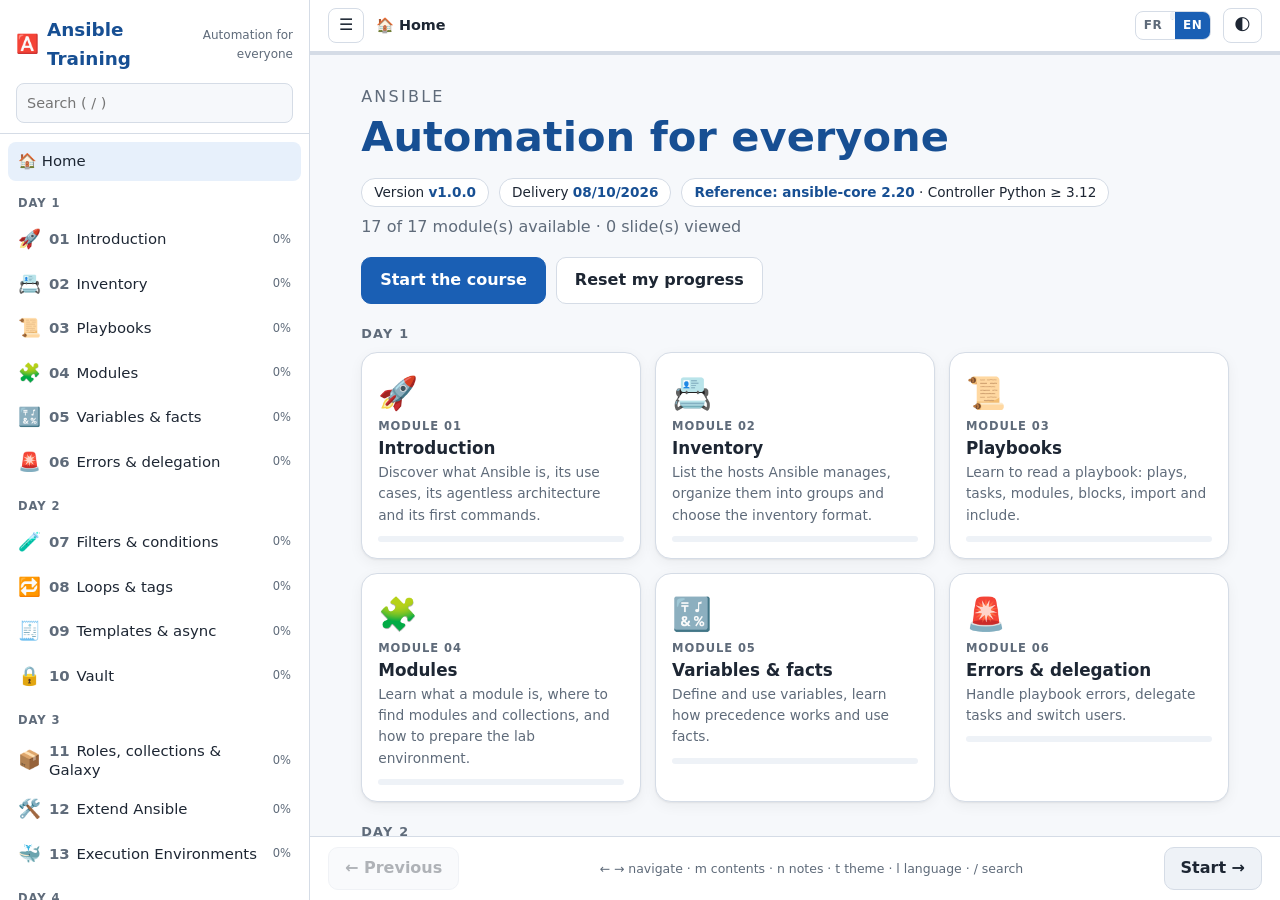
<file: index.html>
<!doctype html>
<html lang="fr">
<head>
<meta charset="utf-8">
<meta name="viewport" content="width=device-width, initial-scale=1">
<title data-i18n="course.title"></title>
<link rel="stylesheet" href="assets/style.css">
</head>
<body>
<div id="app">
  <div id="scrim"></div>
  <aside id="sidebar" data-i18n-attr="aria-label:nav.sidebar">
    <div class="side-head">
      <a href="#home" class="brand"><span class="logo">🅰️</span> <span data-i18n="course.brand"></span><small data-i18n="course.subtitle"></small></a>
      <input id="search" type="search" data-i18n-attr="placeholder:search.placeholder,aria-label:search.aria">
    </div>
    <nav id="navlist"></nav>
  </aside>
  <main id="main">
    <header id="topbar">
      <button id="menu" data-i18n-attr="title:nav.menu,aria-label:nav.sidebar">☰</button>
      <div id="crumb" aria-live="polite"></div>
      <span id="counter"></span>
      <button id="notes-btn" type="button" aria-pressed="false" hidden data-i18n-attr="title:nav.notesAria,aria-label:nav.notesAria"><span data-i18n="nav.notes"></span></button>
      <button id="lang" type="button" data-i18n-attr="title:nav.lang"></button>
      <button id="theme" data-i18n-attr="title:nav.theme,aria-label:nav.themeAria">🌓</button>
    </header>
    <div id="progress"><i></i></div>
    <section id="slide" tabindex="-1"></section>
    <footer id="nav">
      <button id="prev" data-i18n="nav.prev"></button>
      <span id="hint" data-i18n="nav.hint"></span>
      <button id="next" data-i18n="nav.next"></button>
    </footer>
  </main>
</div>

<script src="assets/meta.js"></script>
<script src="assets/engine.js"></script>
<script src="assets/i18n/fr.js"></script>
<script src="assets/i18n/en.js"></script>
<script src="assets/plan.js"></script>
<script src="modules/m01-introduction.js"></script>
<script src="modules/m02-inventory.js"></script>
<script src="modules/m03-playbooks.js"></script>
<script src="modules/m04-modules.js"></script>
<script src="modules/m05-variables-facts.js"></script>
<script src="modules/m06-errors-delegation.js"></script>
<script src="modules/m07-filters-conditions.js"></script>
<script src="modules/m08-loops-tags.js"></script>
<script src="modules/m09-templates-async.js"></script>
<script src="modules/m10-vault.js"></script>
<script src="modules/m11-roles-galaxy.js"></script>
<script src="modules/m12-extend-ansible.js"></script>
<script src="modules/m13-execution-environments.js"></script>
<script src="modules/m14-event-driven-ansible.js"></script>
<script src="modules/m15-real-use-case.js"></script>
<script src="modules/m16-best-practices.js"></script>
<script src="modules/m17-automation-integration.js"></script>
<script>COURSE.start();</script>
</body>
</html>
</file>
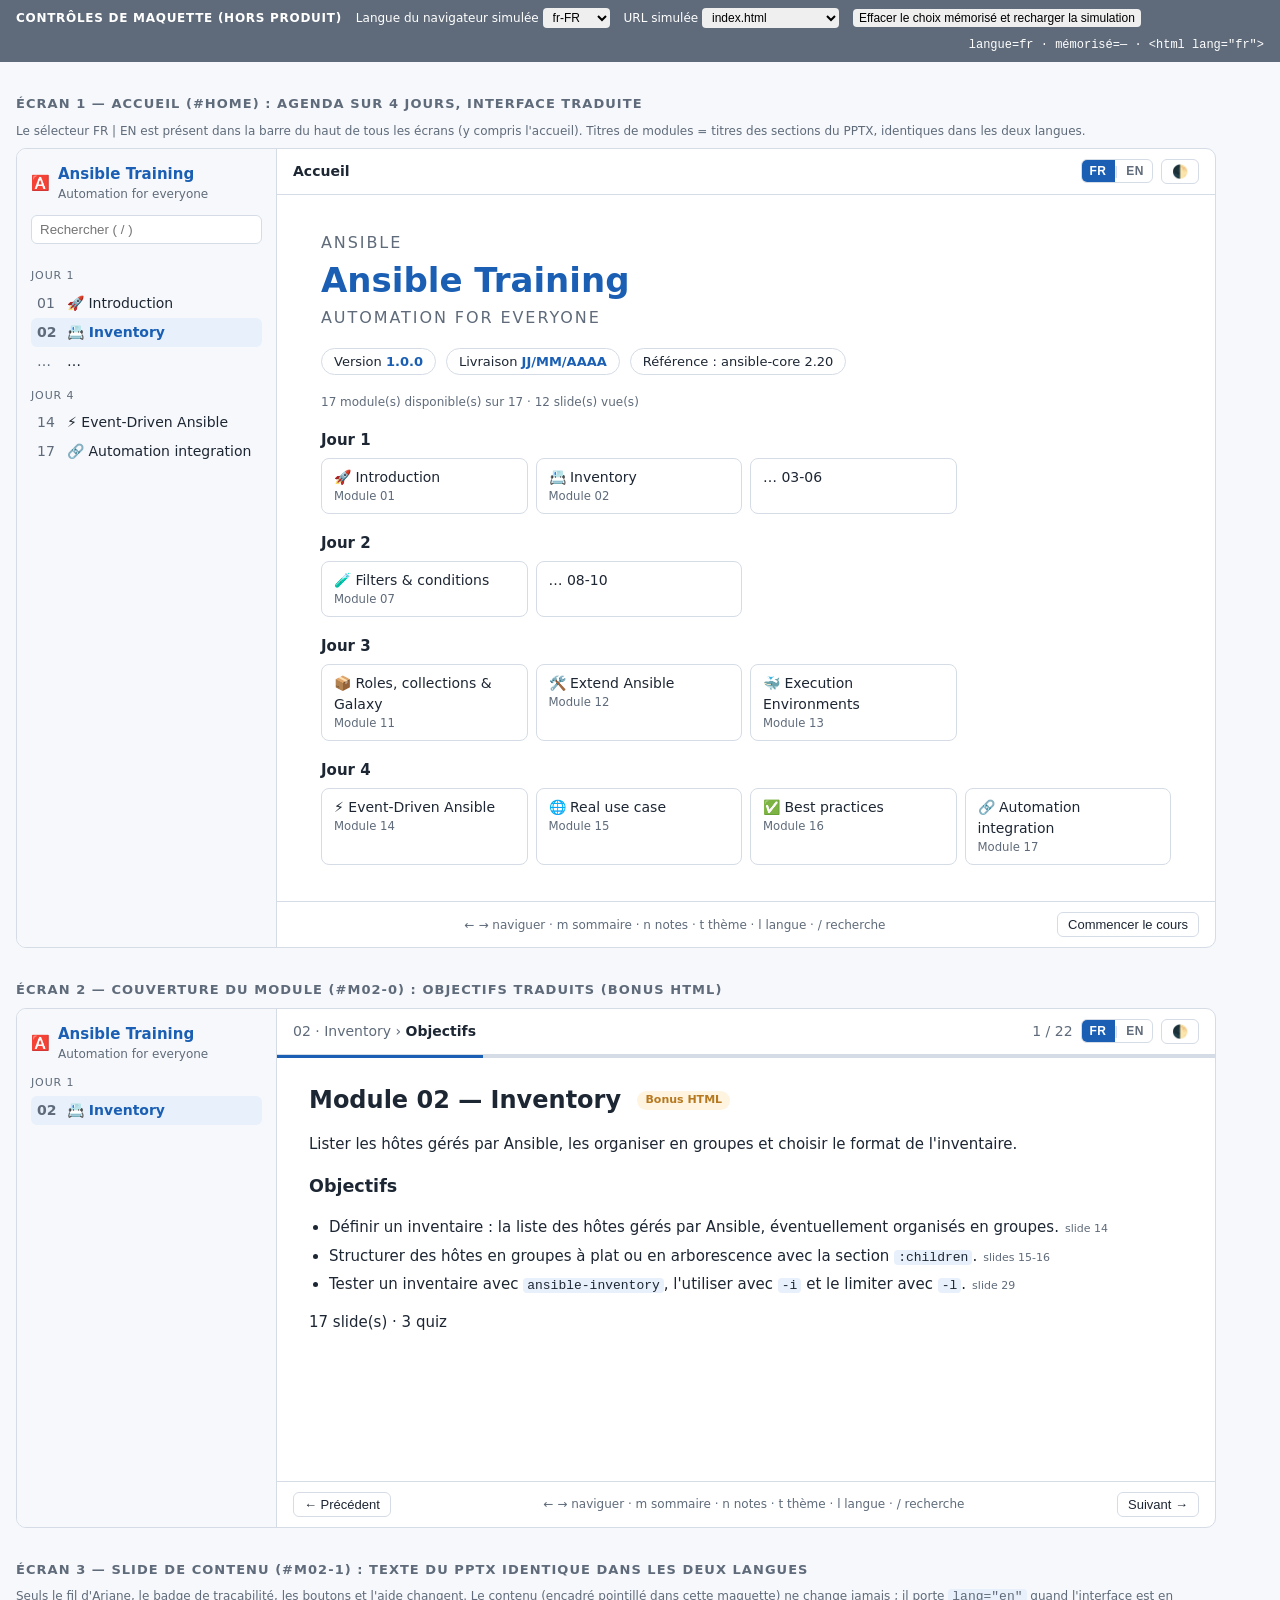
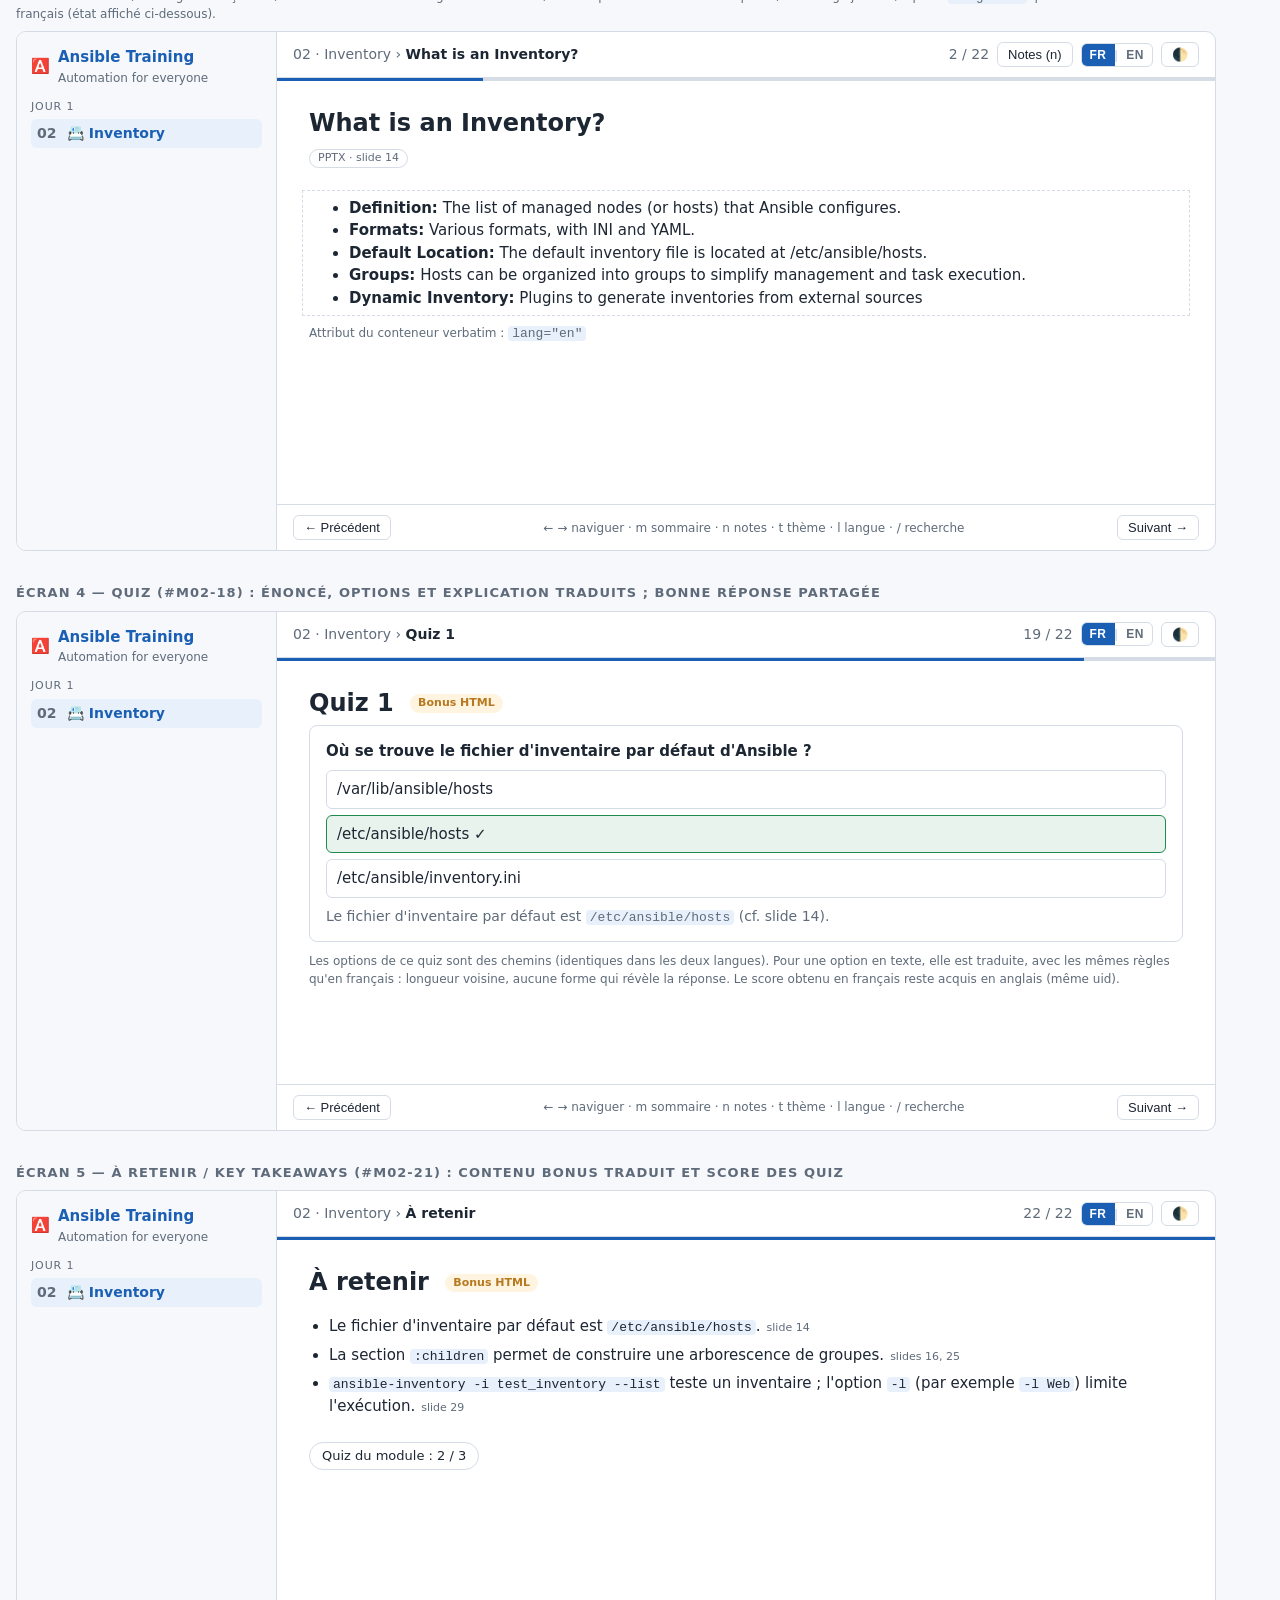
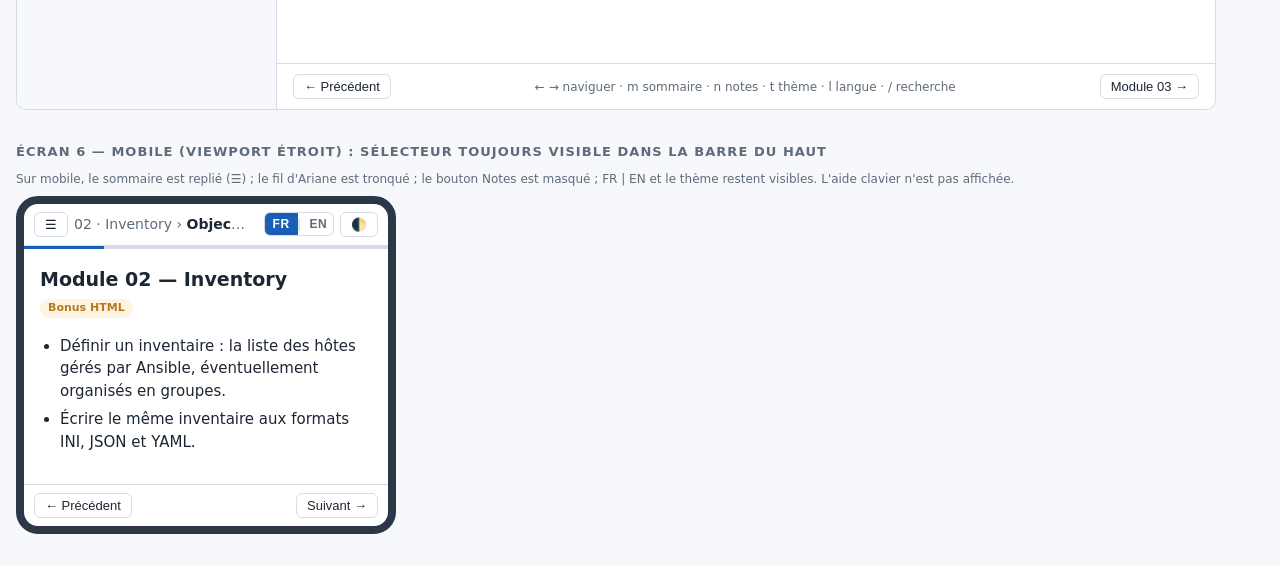
<file: docs/mockup/v1.0.0/ui/course-site__i18n.html>
<!doctype html>
<!--
  composant : course-site (site HTML du support Ansible Training)
  feature   : site multilingue fr/en, sélecteur de langue (#51)
  version   : 1.0.0
  type      : ui
  issue     : #51
  complete  : docs/mockup/v0.2.0/ui/course-site__html-version.html (mise en page, blocs, thème, badges inchangés)
  remplace  : aucune
  Note      : maquette autonome (aucune dépendance, double-clic). La bascule FR | EN et le thème fonctionnent dans la maquette.
              Le bandeau gris « Contrôles de maquette » simule la langue du navigateur et ?lang= : il ne fait PAS partie du produit.

  COMPORTEMENT (décisions utilisateur Q1/Q2 du lot 3)
  - Langue initiale, par priorité : 1) paramètre d'URL ?lang=fr|en (puis mémorisé) ; 2) choix mémorisé (localStorage, clé
    ansible-training-v2, champ `lang`) ; 3) langue du navigateur : français si navigator.language commence par « fr », sinon anglais.
  - Sélecteur : bouton « FR | EN » dans la barre du haut, à côté du thème ; raccourci clavier `l` ; la langue active est surlignée.
    aria-label annonce la langue proposée : « Langue : English » (interface fr) / « Language: français » (interface en).
    Le changement est immédiat (pas de rechargement) ; l'ancre #mNN-i, la progression et les scores de quiz sont conservés.
  - Repli : une chaîne absente en anglais s'affiche en français (jamais de trou) ; validate.js rend ce cas impossible en release.
  - TRADUIT : interface (assets/i18n/fr.js / en.js), contenu « Bonus HTML » (tagline, objectifs, À retenir, quiz : énoncé, options,
    explication ; titres « Quiz N » ; alt d'images, légendes, titre/description des schémas SVG), libellés des jours.
  - NON TRADUIT : texte des slides (verbatim PPTX, en anglais), notes du formateur, titres de modules (titres des sections du PPTX),
    code, identifiants en <code>, date de livraison (JJ/MM/AAAA). Quand l'interface est en français, le conteneur des blocs verbatim
    porte lang="en" ; <html lang> suit l'interface.
-->
<html lang="fr">
<head>
<meta charset="utf-8">
<meta name="viewport" content="width=device-width, initial-scale=1">
<title>Maquette site fr/en</title>
<style>
:root{--accent:#1a5fb4;--accent-2:#3584e4;--accent-soft:#e7f0fb;--bg:#f6f8fb;--surface:#fff;--border:#d5dce6;--text:#1d2633;--muted:#5f6b7a;--code-bg:#0f1b2d;--code-fg:#e6edf6;--ok:#1f8a4c;--ko:#c0392b;--warn:#b7791f;--bonus-bg:#fff4e0}
@media (prefers-color-scheme:dark){:root:not([data-theme="light"]){--accent:#62a0ea;--accent-2:#99c1f1;--accent-soft:#1c2b40;--bg:#0f141b;--surface:#18202b;--border:#2c3747;--text:#e6ebf2;--muted:#9aa7b8;--code-bg:#0a111c;--bonus-bg:#3a2c12}}
:root[data-theme="dark"]{--accent:#62a0ea;--accent-2:#99c1f1;--accent-soft:#1c2b40;--bg:#0f141b;--surface:#18202b;--border:#2c3747;--text:#e6ebf2;--muted:#9aa7b8;--code-bg:#0a111c;--bonus-bg:#3a2c12}
*{box-sizing:border-box}body{margin:0;background:var(--bg);color:var(--text);font:15px/1.5 system-ui,-apple-system,"Segoe UI",sans-serif}
h1.frame{font-size:13px;letter-spacing:.08em;text-transform:uppercase;color:var(--muted);margin:32px 16px 8px;max-width:1200px}
.annot{max-width:1200px;margin:0 16px 8px;font-size:12px;color:var(--muted)}
.mock{position:sticky;top:0;z-index:5;display:flex;flex-wrap:wrap;gap:8px 14px;align-items:center;padding:8px 16px;background:#5f6b7a;color:#fff;font-size:12px}
.mock b{letter-spacing:.06em;text-transform:uppercase}.mock select,.mock button{font-size:12px;border-radius:4px;border:0;padding:2px 6px}
.mock .state{margin-left:auto;font-family:ui-monospace,Consolas,monospace}
.app{display:grid;grid-template-columns:260px 1fr;max-width:1200px;margin:0 16px 24px;border:1px solid var(--border);border-radius:10px;overflow:hidden;background:var(--surface);min-height:520px}
@media (max-width:760px){.app{grid-template-columns:1fr}.app .side{display:none}}
.side{border-right:1px solid var(--border);padding:14px;background:var(--bg)}
.brand{font-weight:700;color:var(--accent);display:flex;gap:8px;align-items:center}.brand small{display:block;font-weight:400;color:var(--muted);font-size:12px}
.side input{width:100%;margin:12px 0;padding:6px 8px;border:1px solid var(--border);border-radius:6px;background:var(--surface);color:var(--text)}
.day{font-size:11px;text-transform:uppercase;letter-spacing:.08em;color:var(--muted);margin:12px 0 4px}
.mod{display:flex;gap:8px;align-items:center;padding:4px 6px;border-radius:6px;font-size:14px}
.mod.cur{background:var(--accent-soft);color:var(--accent);font-weight:600}.mod .n{font-variant-numeric:tabular-nums;color:var(--muted);width:22px}
.main{display:flex;flex-direction:column;min-width:0}
.top{display:flex;align-items:center;gap:8px;padding:10px 16px;border-bottom:1px solid var(--border);font-size:14px}
.top .crumb{color:var(--muted);white-space:nowrap;overflow:hidden;text-overflow:ellipsis;min-width:0}.top .crumb b{color:var(--text)}.top .sp{flex:1}
.counter{color:var(--muted);white-space:nowrap}
.btn{border:1px solid var(--border);background:var(--surface);color:var(--text);border-radius:6px;padding:4px 10px;font-size:13px;cursor:pointer}
.btn:focus-visible,.lang:focus-visible{outline:3px solid var(--accent-2);outline-offset:2px}
/* Sélecteur de langue : un seul bouton, deux segments, la langue active surlignée */
.lang{display:inline-flex;align-items:stretch;border:1px solid var(--border);border-radius:6px;background:var(--surface);color:var(--text);padding:0;font-size:12px;font-weight:700;letter-spacing:.04em;cursor:pointer;overflow:hidden}
.lang span{padding:4px 8px;color:var(--muted)}.lang span.on{background:var(--accent);color:#fff}
.lang .bar{padding:4px 0;color:var(--border)}
.prog{height:3px;background:var(--border)}.prog i{display:block;height:100%;width:22%;background:var(--accent)}
.slide{padding:24px 32px;flex:1}.slide h2{margin:0 0 4px;font-size:24px}
.src{display:inline-block;font-size:11px;color:var(--muted);border:1px solid var(--border);border-radius:10px;padding:0 8px;margin-bottom:14px}
.tag{display:inline-block;font-size:11px;font-weight:700;border-radius:10px;padding:1px 8px;margin-left:8px;vertical-align:middle}
.tag.bonus{background:var(--bonus-bg);color:var(--warn)}
.refs{font-size:11px;color:var(--muted);margin-left:6px}
ul.obj{padding-left:20px}ul.obj li{margin:6px 0}
code{font:13px ui-monospace,Consolas,monospace;background:var(--accent-soft);border-radius:4px;padding:0 4px}
.quiz{border:1px solid var(--border);border-radius:8px;padding:14px 16px}.quiz .q{font-weight:600;margin-bottom:8px}
.opt{display:block;border:1px solid var(--border);border-radius:6px;padding:7px 10px;margin:6px 0}.opt.ok{border-color:var(--ok);background:rgba(31,138,76,.1)}
.explain{font-size:14px;color:var(--muted);margin-top:8px}
.foot{display:flex;align-items:center;padding:10px 16px;border-top:1px solid var(--border);font-size:12px;color:var(--muted);gap:10px}.foot .sp{flex:1;text-align:center}
.home{padding:36px 44px}.home h2{font-size:34px;margin:0;color:var(--accent)}.home .sub{font-size:16px;letter-spacing:.12em;text-transform:uppercase;color:var(--muted)}
.meta{display:flex;gap:10px;flex-wrap:wrap;margin:18px 0}.pill{border:1px solid var(--border);border-radius:14px;padding:3px 12px;font-size:13px}.pill b{color:var(--accent)}
.dayh{font-size:15px;margin:18px 0 6px}
.grid{display:grid;grid-template-columns:repeat(auto-fill,minmax(200px,1fr));gap:8px}
.card{border:1px solid var(--border);border-radius:8px;padding:8px 12px;font-size:14px}.card small{display:block;color:var(--muted)}
.score{display:inline-block;margin-top:10px;border:1px solid var(--border);border-radius:14px;padding:3px 12px;font-size:13px}
/* Vue mobile : cadre étroit simulé */
.phone{width:380px;max-width:calc(100% - 32px);margin:0 16px 32px;border:8px solid #2c3747;border-radius:22px;overflow:hidden;background:var(--surface)}
.phone .top{padding:8px 10px;gap:6px}.phone .slide{padding:16px}.phone .slide h2{font-size:19px}.phone .foot{padding:8px 10px}
.phone .hint-m{display:none}
</style>
</head>
<body>

<div class="mock" role="region" aria-label="Contrôles de maquette (hors produit)">
  <b>Contrôles de maquette (hors produit)</b>
  <label>Langue du navigateur simulée
    <select id="mk-nav"><option value="fr-FR">fr-FR</option><option value="en-US">en-US</option><option value="de-DE">de-DE</option></select></label>
  <label>URL simulée
    <select id="mk-url"><option value="">index.html</option><option value="fr">index.html?lang=fr</option><option value="en">index.html?lang=en</option></select></label>
  <button id="mk-reset" type="button">Effacer le choix mémorisé et recharger la simulation</button>
  <span class="state" id="mk-state"></span>
</div>

<!-- ============ ÉCRAN 1 : ACCUEIL ============ -->
<h1 class="frame">Écran 1 — Accueil (#home) : agenda sur 4 jours, interface traduite</h1>
<p class="annot">Le sélecteur FR | EN est présent dans la barre du haut de tous les écrans (y compris l'accueil). Titres de modules = titres des sections du PPTX, identiques dans les deux langues.</p>
<div class="app">
  <aside class="side" data-i18n-attr="aria-label:nav.sidebar">
    <div class="brand"><span>🅰️</span><div>Ansible Training<small>Automation for everyone</small></div></div>
    <input type="search" data-i18n-attr="placeholder:search.placeholder,aria-label:search.aria">
    <div class="day" data-i18n="day.J1"></div>
    <div class="mod"><span class="n">01</span>🚀 Introduction</div>
    <div class="mod cur"><span class="n">02</span>📇 Inventory</div>
    <div class="mod"><span class="n">…</span>…</div>
    <div class="day" data-i18n="day.J4"></div>
    <div class="mod"><span class="n">14</span>⚡ Event-Driven Ansible</div>
    <div class="mod"><span class="n">17</span>🔗 Automation integration</div>
  </aside>
  <div class="main">
    <div class="top"><span class="crumb"><b data-i18n="nav.home"></b></span><span class="sp"></span>
      <button class="lang" type="button"></button>
      <button class="btn theme" type="button" data-i18n-attr="title:nav.theme,aria-label:nav.themeAria">🌓</button></div>
    <div class="home">
      <div class="sub" data-i18n="home.kicker"></div>
      <h2>Ansible Training</h2>
      <div class="sub">Automation for everyone</div>
      <div class="meta">
        <span class="pill"><span data-i18n="home.version"></span> <b>1.0.0</b></span>
        <span class="pill"><span data-i18n="home.delivery"></span> <b>JJ/MM/AAAA</b></span>
        <span class="pill" data-i18n="home.reference" data-vars='{"core":"2.20"}'></span>
      </div>
      <p class="annot" style="margin:0" data-i18n="home.modulesLoaded" data-vars='{"done":17,"total":17,"seen":12}'></p>
      <h3 class="dayh" data-i18n="day.J1"></h3>
      <div class="grid"><div class="card">🚀 Introduction<small><span data-i18n="home.module"></span> 01</small></div><div class="card">📇 Inventory<small><span data-i18n="home.module"></span> 02</small></div><div class="card">… 03-06</div></div>
      <h3 class="dayh" data-i18n="day.J2"></h3>
      <div class="grid"><div class="card">🧪 Filters &amp; conditions<small><span data-i18n="home.module"></span> 07</small></div><div class="card">… 08-10</div></div>
      <h3 class="dayh" data-i18n="day.J3"></h3>
      <div class="grid"><div class="card">📦 Roles, collections &amp; Galaxy<small><span data-i18n="home.module"></span> 11</small></div><div class="card">🛠️ Extend Ansible<small><span data-i18n="home.module"></span> 12</small></div><div class="card">🐳 Execution Environments<small><span data-i18n="home.module"></span> 13</small></div></div>
      <h3 class="dayh" data-i18n="day.J4"></h3>
      <div class="grid"><div class="card">⚡ Event-Driven Ansible<small><span data-i18n="home.module"></span> 14</small></div><div class="card">🌐 Real use case<small><span data-i18n="home.module"></span> 15</small></div><div class="card">✅ Best practices<small><span data-i18n="home.module"></span> 16</small></div><div class="card">🔗 Automation integration<small><span data-i18n="home.module"></span> 17</small></div></div>
    </div>
    <div class="foot"><span></span><span class="sp hint" data-i18n="nav.hint"></span><button class="btn" data-i18n="home.start"></button></div>
  </div>
</div>

<!-- ============ ÉCRAN 2 : COUVERTURE OBJECTIFS ============ -->
<h1 class="frame">Écran 2 — Couverture du module (#m02-0) : objectifs traduits (Bonus HTML)</h1>
<div class="app">
  <aside class="side"><div class="brand"><span>🅰️</span><div>Ansible Training<small>Automation for everyone</small></div></div><div class="day" data-i18n="day.J1"></div><div class="mod cur"><span class="n">02</span>📇 Inventory</div></aside>
  <div class="main">
    <div class="top"><span class="crumb">02 · Inventory › <b data-i18n="cover.objectives"></b></span><span class="sp"></span><span class="counter">1 / 22</span>
      <button class="lang" type="button"></button><button class="btn theme" type="button" data-i18n-attr="title:nav.theme,aria-label:nav.themeAria">🌓</button></div>
    <div class="prog"><i></i></div>
    <div class="slide">
      <h2><span data-i18n="cover.module"></span> 02 — Inventory <span class="tag bonus" data-i18n="badge.extra"></span></h2>
      <p class="tx" data-fr="Lister les hôtes gérés par Ansible, les organiser en groupes et choisir le format de l'inventaire." data-en="List the hosts managed by Ansible, organize them into groups and choose the inventory format."></p>
      <h3 data-i18n="cover.objectives"></h3>
      <ul class="obj">
        <li><span class="tx" data-fr="Définir un inventaire : la liste des hôtes gérés par Ansible, éventuellement organisés en groupes." data-en="Define an inventory: the list of hosts managed by Ansible, optionally organized into groups."></span><span class="refs" data-i18n="badge.ref" data-vars='{"list":"14"}'></span></li>
        <li><span class="tx" data-fr="Structurer des hôtes en groupes à plat ou en arborescence avec la section &lt;code&gt;:children&lt;/code&gt;." data-en="Structure hosts into flat or nested groups with the &lt;code&gt;:children&lt;/code&gt; section."></span><span class="refs" data-i18n="badge.refMany" data-vars='{"list":"15-16"}'></span></li>
        <li><span class="tx" data-fr="Tester un inventaire avec &lt;code&gt;ansible-inventory&lt;/code&gt;, l'utiliser avec &lt;code&gt;-i&lt;/code&gt; et le limiter avec &lt;code&gt;-l&lt;/code&gt;." data-en="Test an inventory with &lt;code&gt;ansible-inventory&lt;/code&gt;, use it with &lt;code&gt;-i&lt;/code&gt; and limit it with &lt;code&gt;-l&lt;/code&gt;."></span><span class="refs" data-i18n="badge.ref" data-vars='{"list":"29"}'></span></li>
      </ul>
      <p><span data-i18n="cover.slides" data-vars='{"n":17}'></span> · <span data-i18n="cover.quiz" data-vars='{"n":3}'></span></p>
    </div>
    <div class="foot"><button class="btn" data-i18n="nav.prev"></button><span class="sp hint" data-i18n="nav.hint"></span><button class="btn" data-i18n="nav.next"></button></div>
  </div>
</div>

<!-- ============ ÉCRAN 3 : SLIDE VERBATIM ============ -->
<h1 class="frame">Écran 3 — Slide de contenu (#m02-1) : texte du PPTX identique dans les deux langues</h1>
<p class="annot">Seuls le fil d'Ariane, le badge de traçabilité, les boutons et l'aide changent. Le contenu (encadré pointillé dans cette maquette) ne change jamais ; il porte <code>lang="en"</code> quand l'interface est en français (état affiché ci-dessous).</p>
<div class="app">
  <aside class="side"><div class="brand"><span>🅰️</span><div>Ansible Training<small>Automation for everyone</small></div></div><div class="day" data-i18n="day.J1"></div><div class="mod cur"><span class="n">02</span>📇 Inventory</div></aside>
  <div class="main">
    <div class="top"><span class="crumb">02 · Inventory › <b>What is an Inventory?</b></span><span class="sp"></span><span class="counter">2 / 22</span>
      <button class="btn" type="button" data-i18n-attr="title:nav.notesAria,aria-label:nav.notesAria"><span data-i18n="nav.notes"></span></button>
      <button class="lang" type="button"></button><button class="btn theme" type="button" data-i18n-attr="title:nav.theme,aria-label:nav.themeAria">🌓</button></div>
    <div class="prog"><i></i></div>
    <div class="slide">
      <h2 class="verbatim">What is an Inventory?</h2>
      <span class="src" data-i18n="badge.pptx" data-vars='{"n":"14"}' data-i18n-attr="title:badge.pptxTitle"></span>
      <div class="verbatim" id="verb" style="outline:1px dashed var(--border);outline-offset:6px">
        <ul>
          <li><b>Definition:</b> The list of managed nodes (or hosts) that Ansible configures.</li>
          <li><b>Formats:</b> Various formats, with INI and YAML.</li>
          <li><b>Default Location:</b> The default inventory file is located at /etc/ansible/hosts.</li>
          <li><b>Groups:</b> Hosts can be organized into groups to simplify management and task execution.</li>
          <li><b>Dynamic Inventory:</b> Plugins to generate inventories from external sources</li>
        </ul>
      </div>
      <p class="annot" style="margin:14px 0 0">Attribut du conteneur verbatim : <code id="verb-lang"></code></p>
    </div>
    <div class="foot"><button class="btn" data-i18n="nav.prev"></button><span class="sp hint" data-i18n="nav.hint"></span><button class="btn" data-i18n="nav.next"></button></div>
  </div>
</div>

<!-- ============ ÉCRAN 4 : QUIZ TRADUIT ============ -->
<h1 class="frame">Écran 4 — Quiz (#m02-18) : énoncé, options et explication traduits ; bonne réponse partagée</h1>
<div class="app">
  <aside class="side"><div class="brand"><span>🅰️</span><div>Ansible Training<small>Automation for everyone</small></div></div><div class="day" data-i18n="day.J1"></div><div class="mod cur"><span class="n">02</span>📇 Inventory</div></aside>
  <div class="main">
    <div class="top"><span class="crumb">02 · Inventory › <b class="tx" data-fr="Quiz 1" data-en="Quiz 1"></b></span><span class="sp"></span><span class="counter">19 / 22</span>
      <button class="lang" type="button"></button><button class="btn theme" type="button" data-i18n-attr="title:nav.theme,aria-label:nav.themeAria">🌓</button></div>
    <div class="prog"><i style="width:86%"></i></div>
    <div class="slide">
      <h2><span class="tx" data-fr="Quiz 1" data-en="Quiz 1"></span> <span class="tag bonus" data-i18n="badge.extra" data-i18n-attr="title:badge.extraNote"></span></h2>
      <div class="quiz">
        <div class="q tx" data-fr="Où se trouve le fichier d'inventaire par défaut d'Ansible ?" data-en="Where is Ansible's default inventory file located?"></div>
        <span class="opt">/var/lib/ansible/hosts</span>
        <span class="opt ok">/etc/ansible/hosts ✓</span>
        <span class="opt">/etc/ansible/inventory.ini</span>
        <div class="explain tx" data-fr="Le fichier d'inventaire par défaut est &lt;code&gt;/etc/ansible/hosts&lt;/code&gt; (cf. slide 14)." data-en="The default inventory file is &lt;code&gt;/etc/ansible/hosts&lt;/code&gt; (see slide 14)."></div>
      </div>
      <p class="annot" style="margin:10px 0 0">Les options de ce quiz sont des chemins (identiques dans les deux langues). Pour une option en texte, elle est traduite, avec les mêmes règles qu'en français : longueur voisine, aucune forme qui révèle la réponse. Le score obtenu en français reste acquis en anglais (même uid).</p>
    </div>
    <div class="foot"><button class="btn" data-i18n="nav.prev"></button><span class="sp hint" data-i18n="nav.hint"></span><button class="btn" data-i18n="nav.next"></button></div>
  </div>
</div>

<!-- ============ ÉCRAN 5 : À RETENIR ============ -->
<h1 class="frame">Écran 5 — À retenir / Key takeaways (#m02-21) : contenu Bonus traduit et score des quiz</h1>
<div class="app">
  <aside class="side"><div class="brand"><span>🅰️</span><div>Ansible Training<small>Automation for everyone</small></div></div><div class="day" data-i18n="day.J1"></div><div class="mod cur"><span class="n">02</span>📇 Inventory</div></aside>
  <div class="main">
    <div class="top"><span class="crumb">02 · Inventory › <b data-i18n="recap.title"></b></span><span class="sp"></span><span class="counter">22 / 22</span>
      <button class="lang" type="button"></button><button class="btn theme" type="button" data-i18n-attr="title:nav.theme,aria-label:nav.themeAria">🌓</button></div>
    <div class="prog"><i style="width:100%"></i></div>
    <div class="slide">
      <h2><span data-i18n="recap.title"></span> <span class="tag bonus" data-i18n="badge.extra"></span></h2>
      <ul class="obj">
        <li><span class="tx" data-fr="Le fichier d'inventaire par défaut est &lt;code&gt;/etc/ansible/hosts&lt;/code&gt;." data-en="The default inventory file is &lt;code&gt;/etc/ansible/hosts&lt;/code&gt;."></span><span class="refs" data-i18n="badge.ref" data-vars='{"list":"14"}'></span></li>
        <li><span class="tx" data-fr="La section &lt;code&gt;:children&lt;/code&gt; permet de construire une arborescence de groupes." data-en="The &lt;code&gt;:children&lt;/code&gt; section builds a tree of groups."></span><span class="refs" data-i18n="badge.refMany" data-vars='{"list":"16, 25"}'></span></li>
        <li><span class="tx" data-fr="&lt;code&gt;ansible-inventory -i test_inventory --list&lt;/code&gt; teste un inventaire ; l'option &lt;code&gt;-l&lt;/code&gt; (par exemple &lt;code&gt;-l Web&lt;/code&gt;) limite l'exécution." data-en="&lt;code&gt;ansible-inventory -i test_inventory --list&lt;/code&gt; tests an inventory; the &lt;code&gt;-l&lt;/code&gt; option (for example &lt;code&gt;-l Web&lt;/code&gt;) limits the run."></span><span class="refs" data-i18n="badge.ref" data-vars='{"list":"29"}'></span></li>
      </ul>
      <span class="score" data-i18n="recap.score" data-vars='{"score":2,"total":3}'></span>
    </div>
    <div class="foot"><button class="btn" data-i18n="nav.prev"></button><span class="sp hint" data-i18n="nav.hint"></span><button class="btn" data-i18n="nav.nextModule" data-vars='{"num":"03"}'></button></div>
  </div>
</div>

<!-- ============ ÉCRAN 6 : MOBILE ============ -->
<h1 class="frame">Écran 6 — Mobile (viewport étroit) : sélecteur toujours visible dans la barre du haut</h1>
<p class="annot">Sur mobile, le sommaire est replié (☰) ; le fil d'Ariane est tronqué ; le bouton Notes est masqué ; FR | EN et le thème restent visibles. L'aide clavier n'est pas affichée.</p>
<div class="phone">
  <div class="main">
    <div class="top"><button class="btn" type="button" data-i18n-attr="title:nav.menu,aria-label:nav.sidebar">☰</button><span class="crumb">02 · Inventory › <b data-i18n="cover.objectives"></b></span><span class="sp"></span>
      <button class="lang" type="button"></button><button class="btn theme" type="button" data-i18n-attr="title:nav.theme,aria-label:nav.themeAria">🌓</button></div>
    <div class="prog"><i></i></div>
    <div class="slide">
      <h2><span data-i18n="cover.module"></span> 02 — Inventory</h2>
      <span class="tag bonus" style="margin:0" data-i18n="badge.extra"></span>
      <ul class="obj">
        <li class="tx" data-fr="Définir un inventaire : la liste des hôtes gérés par Ansible, éventuellement organisés en groupes." data-en="Define an inventory: the list of hosts managed by Ansible, optionally organized into groups."></li>
        <li class="tx" data-fr="Écrire le même inventaire aux formats INI, JSON et YAML." data-en="Write the same inventory in INI, JSON and YAML formats."></li>
      </ul>
    </div>
    <div class="foot"><button class="btn" data-i18n="nav.prev"></button><span class="sp"></span><button class="btn" data-i18n="nav.next"></button></div>
  </div>
</div>

<script>
/* Maquette uniquement : simule assets/i18n/fr.js + en.js et le comportement du moteur. Pas de code de production. */
(function () {
  'use strict';
  const I18N = {
    fr: {
      'nav.sidebar': 'Sommaire', 'nav.home': 'Accueil', 'nav.menu': 'Sommaire (m)', 'nav.theme': 'Thème (t)', 'nav.themeAria': 'Changer de thème',
      'nav.notes': 'Notes (n)', 'nav.notesAria': 'Afficher ou masquer les notes du formateur',
      'nav.prev': '← Précédent', 'nav.next': 'Suivant →', 'nav.nextModule': 'Module {num} →',
      'nav.hint': '← → naviguer · m sommaire · n notes · t thème · l langue · / recherche',
      'nav.lang': 'Langue (l)', 'nav.langAria': 'Langue : English',
      'search.placeholder': 'Rechercher ( / )', 'search.aria': 'Rechercher dans le cours',
      'day.J1': 'Jour 1', 'day.J2': 'Jour 2', 'day.J3': 'Jour 3', 'day.J4': 'Jour 4',
      'home.kicker': 'Ansible', 'home.version': 'Version', 'home.delivery': 'Livraison', 'home.reference': 'Référence : ansible-core {core}',
      'home.modulesLoaded': '{done} module(s) disponible(s) sur {total} · {seen} slide(s) vue(s)', 'home.start': 'Commencer le cours', 'home.module': 'Module',
      'cover.module': 'Module', 'cover.objectives': 'Objectifs', 'cover.slides': '{n} slide(s)', 'cover.quiz': '{n} quiz',
      'recap.title': 'À retenir', 'recap.score': 'Quiz du module : {score} / {total}',
      'badge.pptxTitle': 'Traçabilité : slide(s) du support PowerPoint', 'badge.pptx': 'PPTX · slide {n}',
      'badge.extra': 'Bonus HTML', 'badge.extraNote': 'hors PPTX — contenu additionnel dérivé du support',
      'badge.ref': 'slide {list}', 'badge.refMany': 'slides {list}'
    },
    en: {
      'nav.sidebar': 'Contents', 'nav.home': 'Home', 'nav.menu': 'Contents (m)', 'nav.theme': 'Theme (t)', 'nav.themeAria': 'Change theme',
      'nav.notes': 'Notes (n)', 'nav.notesAria': 'Show or hide the trainer notes',
      'nav.prev': '← Previous', 'nav.next': 'Next →', 'nav.nextModule': 'Module {num} →',
      'nav.hint': '← → navigate · m contents · n notes · t theme · l language · / search',
      'nav.lang': 'Language (l)', 'nav.langAria': 'Language: français',
      'search.placeholder': 'Search ( / )', 'search.aria': 'Search the course',
      'day.J1': 'Day 1', 'day.J2': 'Day 2', 'day.J3': 'Day 3', 'day.J4': 'Day 4',
      'home.kicker': 'Ansible', 'home.version': 'Version', 'home.delivery': 'Delivery', 'home.reference': 'Reference: ansible-core {core}',
      'home.modulesLoaded': '{done} of {total} module(s) available · {seen} slide(s) viewed', 'home.start': 'Start the course', 'home.module': 'Module',
      'cover.module': 'Module', 'cover.objectives': 'Objectives', 'cover.slides': '{n} slide(s)', 'cover.quiz': '{n} quiz(zes)',
      'recap.title': 'Key takeaways', 'recap.score': 'Module quiz: {score} / {total}',
      'badge.pptxTitle': 'Traceability: PowerPoint slide(s)', 'badge.pptx': 'PPTX · slide {n}',
      'badge.extra': 'HTML bonus', 'badge.extraNote': 'not in the PPTX — additional content derived from the deck',
      'badge.ref': 'slide {list}', 'badge.refMany': 'slides {list}'
    }
  };
  let lang = 'fr', remembered = null;
  const fill = (s, vars) => vars ? s.replace(/\{(\w+)\}/g, (m, k) => (vars[k] !== undefined ? vars[k] : m)) : s;
  // Repli : clé absente en anglais -> français -> clé.
  const t = (k, vars) => fill(I18N[lang][k] !== undefined ? I18N[lang][k] : (I18N.fr[k] !== undefined ? I18N.fr[k] : k), vars);

  function initial() {
    const url = document.getElementById('mk-url').value;
    if (url) { remembered = url; return url; }                       // 1) ?lang= (puis mémorisé)
    if (remembered) return remembered;                               // 2) choix mémorisé
    return /^fr\b/i.test(document.getElementById('mk-nav').value) ? 'fr' : 'en'; // 3) navigateur
  }
  function render() {
    document.documentElement.lang = lang;
    document.querySelectorAll('[data-i18n]').forEach(el => {
      el.textContent = t(el.dataset.i18n, el.dataset.vars ? JSON.parse(el.dataset.vars) : null);
    });
    document.querySelectorAll('[data-i18n-attr]').forEach(el => el.dataset.i18nAttr.split(',').forEach(p => {
      const [a, k] = p.split(':'); el.setAttribute(a.trim(), t(k.trim()));
    }));
    // Contenu Bonus : champ X / X_en, repli sur le français.
    document.querySelectorAll('.tx').forEach(el => { el.innerHTML = (lang === 'en' && el.dataset.en) ? el.dataset.en : el.dataset.fr; });
    // Texte verbatim : jamais modifié ; lang="en" posé quand l'interface est en français.
    document.querySelectorAll('.verbatim').forEach(el => { if (lang === 'fr') el.setAttribute('lang', 'en'); else el.removeAttribute('lang'); });
    document.getElementById('verb-lang').textContent = lang === 'fr' ? 'lang="en"' : '(hérite de <html lang="en">)';
    document.querySelectorAll('.lang').forEach(b => {
      b.innerHTML = '<span class="' + (lang === 'fr' ? 'on' : '') + '">FR</span><span class="bar">|</span><span class="' + (lang === 'en' ? 'on' : '') + '">EN</span>';
      b.setAttribute('aria-label', t('nav.langAria'));
      b.title = t('nav.lang');
    });
    document.getElementById('mk-state').textContent = 'langue=' + lang + ' · mémorisé=' + (remembered || '—') + ' · <html lang="' + lang + '">';
  }
  function setLang(l) { lang = l; remembered = l; render(); }        // choix manuel : prioritaire et mémorisé, sans rechargement
  const toggle = () => setLang(lang === 'fr' ? 'en' : 'fr');

  document.querySelectorAll('.lang').forEach(b => b.addEventListener('click', toggle));
  document.addEventListener('keydown', e => {
    if (e.target.matches('input, select, textarea') || e.ctrlKey || e.metaKey || e.altKey) return;
    if (e.key === 'l' || e.key === 'L') toggle();
    if (e.key === 't' || e.key === 'T') toggleTheme();
  });
  function toggleTheme() {
    const root = document.documentElement, cur = root.getAttribute('data-theme');
    const dark = cur ? cur === 'dark' : matchMedia('(prefers-color-scheme: dark)').matches;
    root.setAttribute('data-theme', dark ? 'light' : 'dark');
  }
  document.querySelectorAll('.theme').forEach(b => b.addEventListener('click', toggleTheme));
  ['mk-nav', 'mk-url'].forEach(id => document.getElementById(id).addEventListener('change', () => { lang = initial(); render(); }));
  document.getElementById('mk-reset').addEventListener('click', () => { remembered = null; lang = initial(); render(); });

  lang = initial();
  render();
})();
</script>
</body>
</html>
</file>
<file: assets/style.css>
/* Thème du support Ansible Training — accent bleu, clair/sombre, responsive. MIT License — Copyright (c) 2026 CCoupel.
   Aucune ressource externe (pas de police ni d'image distante). */
:root {
  --bg: #f6f8fb; --surface: #ffffff; --surface2: #eef2f7; --text: #1d2633; --muted: #5f6b7a;
  --border: #d5dce6; --accent: #1a5fb4; --accent-2: #3584e4; --accent-soft: #e7f0fb; --accent-text: #174f93;
  --code-bg: #0f1b2d; --code-text: #e6edf6; --code-dim: #8b9bb0; --code-prompt: #62a0ea;
  --tip: #146c3a; --tip-bg: #e6f5ec;
  --warn: #7a5200; --warn-bg: #fff4d6;
  --trap: #6b3fc7; --trap-bg: #f1e9fd;
  --note: #1a5fb4; --note-bg: #e7f0fb;
  --awx: #0f766e; --awx-bg: #dff5f2;
  --bonus: #8a5a0b; --bonus-bg: #fff4e0;
  --ko: #c0392b; --ko-bg: #fdeceb;
  --shadow: 0 1px 2px rgba(0,0,0,.06), 0 4px 14px rgba(0,0,0,.05);
  --mono: ui-monospace, SFMono-Regular, Menlo, Consolas, monospace;
}
@media (prefers-color-scheme: dark) {
  :root:not([data-theme="light"]) {
    --bg: #0f141b; --surface: #18202b; --surface2: #202a37; --text: #e6ebf2; --muted: #9aa7b8;
    --border: #2c3747; --accent: #62a0ea; --accent-2: #99c1f1; --accent-soft: #1c2b40; --accent-text: #99c1f1;
    --code-bg: #0a111c; --shadow: 0 1px 2px rgba(0,0,0,.4), 0 4px 14px rgba(0,0,0,.3);
    --tip: #5fd18f; --tip-bg: #14281d; --warn: #f0c14b; --warn-bg: #2d2511;
    --trap: #b794f6; --trap-bg: #26193d; --note: #99c1f1; --note-bg: #1c2b40;
    --awx: #4fd1c5; --awx-bg: #11292a; --bonus: #f0c14b; --bonus-bg: #2d2511;
    --ko: #ff8a80; --ko-bg: #3a1c1c;
  }
}
:root[data-theme="dark"] {
  --bg: #0f141b; --surface: #18202b; --surface2: #202a37; --text: #e6ebf2; --muted: #9aa7b8;
  --border: #2c3747; --accent: #62a0ea; --accent-2: #99c1f1; --accent-soft: #1c2b40; --accent-text: #99c1f1;
  --code-bg: #0a111c; --shadow: 0 1px 2px rgba(0,0,0,.4), 0 4px 14px rgba(0,0,0,.3);
  --tip: #5fd18f; --tip-bg: #14281d; --warn: #f0c14b; --warn-bg: #2d2511;
  --trap: #b794f6; --trap-bg: #26193d; --note: #99c1f1; --note-bg: #1c2b40;
  --awx: #4fd1c5; --awx-bg: #11292a; --bonus: #f0c14b; --bonus-bg: #2d2511;
  --ko: #ff8a80; --ko-bg: #3a1c1c;
}

* { box-sizing: border-box; }
html, body { height: 100%; }
body { margin: 0; font: 16px/1.55 system-ui, -apple-system, "Segoe UI", Roboto, sans-serif; background: var(--bg); color: var(--text); }
a { color: var(--accent-text); }
code { font-family: var(--mono); font-size: .88em; background: var(--surface2); border: 1px solid var(--border); padding: .08em .35em; border-radius: 5px; }
button { font: inherit; color: inherit; cursor: pointer; }
:focus-visible { outline: 2px solid var(--accent); outline-offset: 2px; }
[hidden] { display: none !important; }
#scrim { display: none; position: fixed; inset: 0; background: rgba(0,0,0,.45); z-index: 20; }

#app { display: grid; grid-template-columns: 310px 1fr; height: 100vh; }
body.menu-closed #app { grid-template-columns: 0 1fr; }
body.menu-closed #sidebar { display: none; }

/* Sidebar */
#sidebar { background: var(--surface); border-right: 1px solid var(--border); overflow-y: auto; }
.side-head { position: sticky; top: 0; background: var(--surface); padding: 16px 16px 10px; z-index: 2; border-bottom: 1px solid var(--border); }
.brand { display: flex; align-items: center; gap: 8px; font-weight: 800; font-size: 1.15rem; color: var(--accent-text); text-decoration: none; margin-bottom: 10px; }
.brand small { color: var(--muted); font-weight: 500; font-size: .75rem; margin-left: auto; text-align: right; }
#search { width: 100%; padding: 8px 10px; border-radius: 8px; border: 1px solid var(--border); background: var(--bg); color: var(--text); font: inherit; font-size: .9rem; }
#navlist { padding: 8px 8px 40px; }
.day { font-size: .72rem; text-transform: uppercase; letter-spacing: .08em; color: var(--muted); font-weight: 700; margin: 14px 10px 4px; }
.nav-home, .nav-mod-h { display: flex; align-items: center; gap: 8px; padding: 8px 10px; border-radius: 8px; text-decoration: none; color: var(--text); font-size: .93rem; }
.nav-home:hover, .nav-mod-h:hover { background: var(--surface2); }
.nav-home.on { background: var(--accent-soft); }
.nav-mod-h .e { font-size: 1.15rem; }
.nav-mod-h .t { flex: 1; line-height: 1.25; }
.nav-mod-h .t b { color: var(--muted); font-weight: 600; margin-right: 2px; font-variant-numeric: tabular-nums; }
.nav-mod-h .pct { font-size: .72rem; color: var(--muted); font-variant-numeric: tabular-nums; }
.nav-mod.open > .nav-mod-h { background: var(--accent-soft); font-weight: 600; color: var(--accent-text); }
.nav-mod ol { list-style: none; margin: 4px 0 8px 22px; padding: 0 0 0 10px; border-left: 2px solid var(--border); }
.nav-mod li a { display: block; padding: 4px 8px; font-size: .84rem; color: var(--muted); text-decoration: none; border-radius: 6px; }
.nav-mod li a:hover { background: var(--surface2); color: var(--text); }
.nav-mod li a.seen::before { content: "✓ "; color: var(--tip); }
.nav-mod li a.on { color: var(--accent-text); font-weight: 700; background: var(--accent-soft); }
.search-res a { display: block; padding: 7px 10px; border-radius: 8px; text-decoration: none; color: var(--text); font-size: .88rem; }
.search-res a:hover { background: var(--surface2); }
.search-res small { display: block; color: var(--muted); }
.search-empty { color: var(--muted); padding: 10px; font-size: .9rem; }

/* Main */
#main { display: flex; flex-direction: column; min-width: 0; height: 100vh; }
#topbar { display: flex; align-items: center; gap: 12px; padding: 8px 18px; border-bottom: 1px solid var(--border); background: var(--surface); }
#topbar button { background: none; border: 1px solid var(--border); border-radius: 8px; padding: 4px 10px; }
#topbar button:hover { background: var(--surface2); }
#topbar #notes-btn.on { background: var(--accent); border-color: var(--accent); color: #fff; }
/* Sélecteur de langue : un seul bouton, deux segments, la langue active surlignée */
#topbar #lang { display: inline-flex; align-items: stretch; padding: 0; overflow: hidden; font-size: .75rem; font-weight: 700; letter-spacing: .04em; cursor: pointer; color: var(--text); }
#lang span { padding: 4px 8px; color: var(--muted); }
#lang span.on { background: var(--accent); color: #fff; }
#lang .bar { padding: 4px 0; color: var(--border); }
#topbar #lang:focus-visible { outline: 3px solid var(--accent-2); outline-offset: 2px; }
#crumb { flex: 1; font-size: .9rem; color: var(--muted); white-space: nowrap; overflow: hidden; text-overflow: ellipsis; }
#crumb b { color: var(--text); }
#counter { font-size: .8rem; color: var(--muted); font-variant-numeric: tabular-nums; }
#progress { height: 3px; background: var(--border); }
#progress i { display: block; height: 100%; width: 0; background: var(--accent); transition: width .3s; }
#slide { flex: 1; overflow-y: auto; padding: 30px clamp(16px, 4vw, 56px) 40px; outline: none; }
.slide-inner { max-width: 1040px; margin: 0 auto; animation: pop .25s ease-out; }
@keyframes pop { from { opacity: 0; transform: translateY(8px); } to { opacity: 1; transform: none; } }
@media (prefers-reduced-motion: reduce) { .slide-inner { animation: none; } * { transition: none !important; } }
#nav { display: flex; align-items: center; justify-content: space-between; gap: 12px; padding: 10px 18px; border-top: 1px solid var(--border); background: var(--surface); }
#nav button { background: var(--surface2); border: 1px solid var(--border); border-radius: 10px; padding: 8px 16px; font-weight: 600; }
#nav button:hover:not(:disabled) { background: var(--accent-soft); }
#nav button:disabled { opacity: .35; cursor: default; }
#next.has-frag { background: var(--accent); color: #fff; border-color: var(--accent); }
#hint { font-size: .78rem; color: var(--muted); text-align: center; }

h1, h2, h3 { line-height: 1.2; margin: 0; }
h2.stitle { font-size: 1.9rem; margin-bottom: 8px; display: flex; align-items: center; gap: 10px; flex-wrap: wrap; }
.stag { font-size: .7rem; font-weight: 700; text-transform: uppercase; letter-spacing: .06em; padding: 3px 9px; border-radius: 999px; background: var(--accent-soft); color: var(--accent-text); }
.stag.bonus { background: var(--bonus-bg); color: var(--bonus); }
.src { display: inline-block; font-size: .72rem; color: var(--muted); border: 1px solid var(--border); border-radius: 999px; padding: 0 9px; margin-bottom: 16px; }
.ref { color: var(--muted); }

/* Notes du formateur : masquées par défaut, ouvertes par la touche n (préférence mémorisée) */
.notes { display: none; margin-top: 22px; border-top: 2px dashed var(--accent-2); background: var(--accent-soft); padding: 12px 18px; border-radius: 0 0 10px 10px; font-size: .95rem; }
.notes.on { display: block; }
.notes b { color: var(--accent-text); }

/* Blocks */
.blocks { display: flex; flex-direction: column; gap: 16px; }
.blocks.two { display: grid; grid-template-columns: 1fr 1fr; gap: 16px 24px; align-items: start; }
.blocks.two > .wide { grid-column: 1 / -1; }
@media (max-width: 800px) { .blocks.two { grid-template-columns: 1fr; } }
.blk.text { font-size: 1.08rem; }
.blk.text p { margin: 0 0 .6em; }
ul.bullets { margin: 0; padding-left: 1.2rem; font-size: 1.05rem; }
ul.bullets li { margin: .35em 0; }
ul.bullets li::marker { color: var(--accent); }
.frag { transition: opacity .25s, transform .25s; }
.frag:not(.show) { opacity: 0; visibility: hidden; transform: translateY(6px); pointer-events: none; }
.imgblk { margin: 0; text-align: center; }
.imgblk img { max-width: 100%; height: auto; border-radius: 10px; background: #fff; }
.gallery { display: flex; flex-wrap: wrap; gap: 14px 22px; align-items: flex-end; justify-content: center; }
.gallery .imgblk img { max-height: 84px; width: auto; max-width: 140px; }
.imgblk figcaption { font-size: .85rem; color: var(--muted); margin-top: 6px; }

/* Cover / home */
.cover { text-align: center; padding: 20px 0; }
.cover .big { font-size: 5rem; line-height: 1; margin-bottom: 8px; }
.cover .num { color: var(--accent-text); font-weight: 800; letter-spacing: .12em; text-transform: uppercase; font-size: .85rem; }
.cover h1 { font-size: 2.6rem; margin: 6px 0 10px; }
.cover .tagline { color: var(--muted); font-size: 1.2rem; margin: 0 auto 26px; max-width: 640px; }
.cover .obj { text-align: left; max-width: 640px; margin: 0 auto; background: var(--surface); border: 1px solid var(--border); border-radius: 16px; padding: 18px 22px; box-shadow: var(--shadow); }
.cover .obj h3 { font-size: .85rem; text-transform: uppercase; letter-spacing: .08em; color: var(--muted); margin-bottom: 8px; display: flex; align-items: center; gap: 8px; flex-wrap: wrap; }
.cover .obj ul { margin: 0; padding-left: 1.2rem; }
.cover .obj li { margin: .3em 0; }
.cover .meta { margin-top: 16px; color: var(--muted); font-size: .9rem; }
.home .sub { font-size: 1rem; letter-spacing: .14em; text-transform: uppercase; color: var(--muted); }
.home h1 { font-size: 2.6rem; margin: 2px 0 6px; color: var(--accent-text); }
.home .meta { display: flex; gap: 10px; flex-wrap: wrap; margin: 16px 0 6px; }
.pill { border: 1px solid var(--border); border-radius: 14px; padding: 3px 12px; font-size: .85rem; background: var(--surface); }
.pill b { color: var(--accent-text); }
.homesub { color: var(--muted); margin: 8px 0 18px; }
.home .actions { display: flex; gap: 10px; flex-wrap: wrap; margin-bottom: 22px; }
.dayh { font-size: .8rem; text-transform: uppercase; letter-spacing: .1em; color: var(--muted); margin: 22px 0 10px; }
.btn { display: inline-block; padding: 10px 18px; border-radius: 10px; border: 1px solid var(--border); background: var(--surface); text-decoration: none; color: var(--text); font-weight: 600; }
.btn.primary { background: var(--accent); border-color: var(--accent); color: #fff; }
.mgrid { display: grid; grid-template-columns: repeat(auto-fill, minmax(230px, 1fr)); gap: 14px; }
.mcard { display: block; padding: 16px; border-radius: 16px; background: var(--surface); border: 1px solid var(--border); text-decoration: none; color: var(--text); box-shadow: var(--shadow); transition: transform .15s, border-color .15s; }
.mcard:hover { transform: translateY(-3px); border-color: var(--accent); }
.mcard .e { font-size: 2rem; }
.mcard .n { font-size: .72rem; color: var(--muted); font-weight: 700; letter-spacing: .08em; text-transform: uppercase; }
.mcard h3 { font-size: 1.05rem; margin: 2px 0 4px; }
.mcard p { margin: 0 0 10px; font-size: .86rem; color: var(--muted); }
.bar { height: 6px; border-radius: 99px; background: var(--surface2); overflow: hidden; }
.bar i { display: block; height: 100%; background: var(--accent); }
.dl { margin-top: 28px; font-size: .95rem; }
.dl small { display: block; color: var(--muted); margin-top: 2px; }

/* Callouts */
.callout { border-left: 5px solid; border-radius: 10px; padding: 12px 16px; font-size: .98rem; }
.callout .ch { font-weight: 800; font-size: .78rem; text-transform: uppercase; letter-spacing: .07em; margin-bottom: 3px; }
.callout p { margin: 0; }
.callout.tip { background: var(--tip-bg); border-color: var(--tip); } .callout.tip .ch { color: var(--tip); }
.callout.warn { background: var(--warn-bg); border-color: var(--warn); } .callout.warn .ch { color: var(--warn); }
.callout.trap { background: var(--trap-bg); border-color: var(--trap); } .callout.trap .ch { color: var(--trap); }
.callout.note { background: var(--note-bg); border-color: var(--note); } .callout.note .ch { color: var(--note); }
.callout.awx { background: var(--awx-bg); border-color: var(--awx); } .callout.awx .ch { color: var(--awx); }

/* Code */
.codebox { border-radius: 12px; overflow: hidden; background: var(--code-bg); box-shadow: var(--shadow); }
.codebar { display: flex; align-items: center; gap: 8px; padding: 6px 12px; background: rgba(255,255,255,.06); color: var(--code-dim); font-size: .78rem; font-family: var(--mono); }
.codebar .dots { display: flex; gap: 5px; } .codebar .dots i { width: 9px; height: 9px; border-radius: 50%; background: #555; display: block; }
.codebar .dots i:nth-child(1) { background: #ff5f56; } .codebar .dots i:nth-child(2) { background: #ffbd2e; } .codebar .dots i:nth-child(3) { background: #27c93f; }
.codebar .fn { flex: 1; }
.copy { background: rgba(255,255,255,.1); border: 0; color: #ddd; border-radius: 6px; padding: 2px 9px; font-size: .75rem; }
.copy:hover { background: rgba(255,255,255,.2); }
.codebox pre { margin: 0; padding: 14px 16px; overflow-x: auto; color: var(--code-text); font: .86rem/1.55 var(--mono); }
.c-cm { color: var(--code-dim); } .c-ps { color: var(--code-prompt); user-select: none; }
.codecap { font-size: .85rem; color: var(--muted); margin-top: 6px; }

/* Tables */
.tablewrap { overflow-x: auto; border: 1px solid var(--border); border-radius: 12px; background: var(--surface); box-shadow: var(--shadow); }
table { border-collapse: collapse; width: 100%; font-size: .93rem; }
th, td { text-align: left; padding: 9px 13px; border-bottom: 1px solid var(--border); vertical-align: top; }
th { background: var(--surface2); font-size: .78rem; text-transform: uppercase; letter-spacing: .05em; color: var(--muted); }
tr:last-child td { border-bottom: 0; }
tbody tr:hover td { background: var(--surface2); }

/* Compare */
.compare { display: grid; grid-template-columns: 1fr 1fr; gap: 14px; }
@media (max-width: 800px) { .compare { grid-template-columns: 1fr; } }
.cside { border-radius: 14px; padding: 16px 18px; border: 1px solid var(--border); background: var(--surface); box-shadow: var(--shadow); }
.cside.l { border-top: 5px solid var(--accent); } .cside.r { border-top: 5px solid var(--awx); }
.cside h3 { font-size: 1.1rem; margin-bottom: 8px; }
.cside ul { margin: 0; padding-left: 1.1rem; } .cside li { margin: .3em 0; }
.verdict { margin-top: 10px; text-align: center; font-weight: 600; color: var(--muted); }

/* Flow */
.flow { display: flex; flex-wrap: wrap; align-items: stretch; gap: 8px; }
.fnode { flex: 1 1 120px; background: var(--surface); border: 2px solid var(--border); border-radius: 12px; padding: 10px 12px; text-align: center; box-shadow: var(--shadow); }
.fnode b { display: block; } .fnode small { color: var(--muted); display: block; font-size: .8rem; }
.fnode.hl { border-color: var(--accent); background: var(--accent-soft); }
.farrow { align-self: center; color: var(--accent); font-weight: 800; font-size: 1.3rem; }
.flowcap, .dcap { font-size: .85rem; color: var(--muted); margin-top: 6px; text-align: center; }

/* Layers */
.layers { display: flex; flex-direction: column; gap: 6px; }
.layer { display: flex; align-items: center; gap: 14px; padding: 11px 16px; border-radius: 11px; background: var(--surface); border: 1px solid var(--border); border-left: 6px solid var(--border); }
.layer b { min-width: 190px; } .layer span { color: var(--muted); font-size: .92rem; }
.layer.hl { border-left-color: var(--accent); background: var(--accent-soft); }
.layer.base { border-left-color: var(--awx); background: var(--awx-bg); }
@media (max-width: 700px) { .layer { flex-direction: column; align-items: flex-start; gap: 2px; } .layer b { min-width: 0; } }

/* Quiz */
.quiz { background: var(--surface); border: 2px dashed var(--border); border-radius: 16px; padding: 16px 18px; }
.quiz .q { font-weight: 700; font-size: 1.05rem; margin-bottom: 10px; }
.opts { display: grid; gap: 8px; }
.opt { text-align: left; padding: 10px 14px; border-radius: 10px; background: var(--surface2); border: 2px solid transparent; }
.opt:hover { border-color: var(--accent); }
.quiz.done .opt { cursor: default; }
.quiz.done .opt:hover { border-color: transparent; }
.opt.ok { background: var(--tip-bg); border-color: var(--tip) !important; }
.opt.ko { background: var(--ko-bg); border-color: var(--ko) !important; }
.explain { display: none; margin-top: 10px; font-size: .95rem; color: var(--muted); }
.quiz.done .explain { display: block; }
.quiz .redo { display: none; margin-top: 8px; background: none; border: 1px solid var(--border); border-radius: 8px; padding: 3px 10px; font-size: .8rem; }
.quiz.done .redo { display: inline-block; }

/* Reveal */
details.reveal { background: var(--surface); border: 1px solid var(--border); border-radius: 12px; padding: 10px 16px; }
details.reveal summary { cursor: pointer; font-weight: 700; color: var(--accent-text); }
details.reveal > div { margin-top: 8px; }
details.reveal .codebox { margin: 4px 0 8px; }

/* Lab */
.lab { background: var(--surface); border: 2px solid var(--accent); border-radius: 16px; padding: 16px 20px; }
.lab h3 { font-size: 1.15rem; margin-bottom: 4px; }
.lab .goal { color: var(--muted); margin: 0 0 10px; }
.lab ol { list-style: none; margin: 0; padding: 0; counter-reset: s; }
.lab li { counter-increment: s; margin: 8px 0; }
.lab label { display: flex; gap: 10px; align-items: flex-start; cursor: pointer; }
.lab label::before { content: counter(s); flex: none; width: 24px; height: 24px; border-radius: 50%; background: var(--accent-soft); color: var(--accent-text); font-weight: 800; font-size: .8rem; display: grid; place-items: center; }
.lab input { margin-top: 5px; accent-color: var(--accent); }
.lab input:checked + span { text-decoration: line-through; opacity: .55; }

/* Cmds */
.cmds { display: grid; grid-template-columns: minmax(220px, auto) 1fr; border: 1px solid var(--border); border-radius: 12px; overflow: hidden; background: var(--surface); box-shadow: var(--shadow); }
.cmds > div { padding: 8px 14px; border-bottom: 1px solid var(--border); }
.cmds > div:nth-last-child(-n+2) { border-bottom: 0; }
.cmds .cm { font-family: var(--mono); font-size: .85rem; background: var(--surface2); }
@media (max-width: 700px) { .cmds { grid-template-columns: 1fr; } }

.diagram { background: var(--surface); border: 1px solid var(--border); border-radius: 14px; padding: 14px; overflow-x: auto; }
.diagram svg { max-width: 100%; height: auto; display: block; margin: 0 auto; }

/* Recap */
.recap h2 { font-size: 1.9rem; margin-bottom: 14px; display: flex; align-items: center; gap: 10px; flex-wrap: wrap; }
.recap ul { list-style: none; padding: 0; margin: 0; display: grid; gap: 10px; }
.recap li { background: var(--tip-bg); border-left: 5px solid var(--tip); border-radius: 10px; padding: 10px 16px; }
.recap li::before { content: "✅ "; }
.score { margin-top: 18px; font-size: 1.05rem; }

/* Mobile */
@media (max-width: 900px) {
  #app { grid-template-columns: 1fr; }
  #sidebar { position: fixed; inset: 0 18% 0 0; z-index: 30; transform: translateX(-102%); visibility: hidden; transition: transform .2s, visibility 0s .2s; box-shadow: var(--shadow); }
  body.menu-open #sidebar { transform: none; visibility: visible; transition: transform .2s; }
  body.menu-open #scrim { display: block; }
  body.menu-closed #app { grid-template-columns: 1fr; }
  body.menu-closed #sidebar { display: block; }
  #hint { display: none; }
  .cover h1, .home h1 { font-size: 2rem; }
}

/* Modules « à venir » (plan sans fichier chargé) : grisés, non cliquables */
.nav-mod.soon .nav-mod-h, .mcard.soon { cursor: default; color: var(--muted); }
.nav-mod.soon .nav-mod-h .e, .mcard.soon .e { opacity: .55; }
.mcard.soon h3 { color: var(--muted); }
.nav-mod.soon .nav-mod-h:hover { background: none; }
.mcard.soon { border-style: dashed; box-shadow: none; }
.mcard.soon:hover { transform: none; border-color: var(--border); }

@media (max-width: 480px) { #counter { display: none; } #topbar { padding: 8px 10px; gap: 8px; } }

/* Impression : tout le contenu, y compris les fragments non révélés et les notes */
@media print {
  #sidebar, #topbar, #nav, #progress, #scrim { display: none !important; }
  #app, #main { display: block; height: auto; }
  #slide { overflow: visible; }
  .frag, .frag:not(.show) { opacity: 1; visibility: visible; transform: none; }
  .notes { display: block; }
}
.glyph { display: none; } /* glyphes d'icônes du PPTX : conservés dans le texte (parité), non affichés */
</file>
